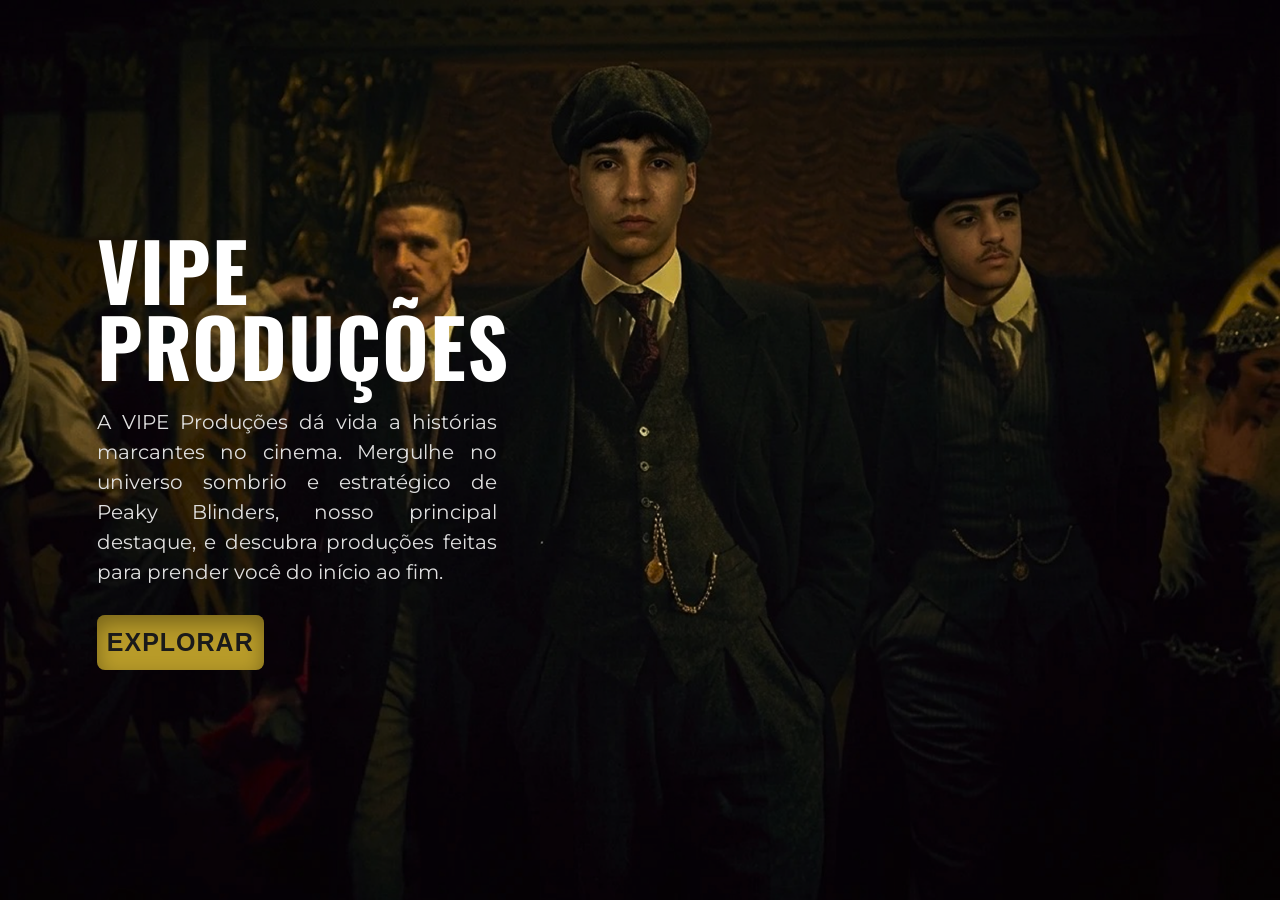
<file: index.html>
<!DOCTYPE html>
<html lang="pt-BR">
<head>
    <meta charset="UTF-8">
    <meta name="viewport" content="width=device-width, initial-scale=1.0">
    <title>VIPE Produções - Peaky Blinders</title>
        <link rel="icon" href="imagens/LogoVP 1.png">
        <link rel="preconnect" href="https://fonts.googleapis.com">
<link rel="preconnect" href="https://fonts.gstatic.com" crossorigin>
<link href="https://fonts.googleapis.com/css2?family=Oswald:wght@200..700&display=swap" rel="stylesheet">
<link href="https://fonts.googleapis.com/css2?family=Montserrat:ital,wght@0,100..900;1,100..900&display=swap" rel="stylesheet">
    
    <style>
        * {
            margin: 0;
            padding: 0;
            box-sizing: border-box;
        }

        body {
            background-color: #080706;
            color: #ffffff;
            overflow: hidden;
        }

        /* Seção Principal (Hero Banner) */
        .hero {
            position: relative;
            width: 100%;
            min-height: 100vh;
            display: flex;
            align-items: center;
            background-image: url('./imagens/img-capa-peaky-.png');
            background-size: cover;
            background-repeat: no-repeat;
        }


        /* Container do conteúdo */
        .hero-content {
            position: relative;
            z-index: 2;
            max-width: 500px;
            margin-left: 6%;
            padding: 20px;
        }

        /* Título Principal */
        .hero-title {
            font-family: 'Oswald', sans-serif;
            font-size: 80px;
            font-weight: 700;
            line-height: 0.95;
            text-transform: uppercase;
            letter-spacing: 1px;
            margin-bottom: 24px;
            color: #ffffff;
        }

        /* Parágrafo descritivo */
        .hero-description {
            font-family: "Montserrat", sans-serif;
            font-size: 20px;
            line-height: 1.5;
            color: #e0e0e0;
            max-width: 400px;
            margin-bottom: 28px;
            text-align: justify;
        }

        /* Botão Explorar */
        .btn-explorar {
            display: inline-block;
            background-color: #B89B29;
            color: #1A1A1A;
            font-family: 'Roboto', sans-serif;
            font-size: 25px;
            font-weight: bold;
            text-transform: uppercase;
            text-decoration: none;
            letter-spacing: 1px;
            padding: 13px 10px;
            border-radius: 8px;
            border: none;
            box-shadow: inset 0 8px 20px rgba(0, 0, 0, 0.35);
            cursor: pointer;
            transition: background-color 0.3s ease, transform 0.2s ease;
        }

        .btn-explorar:hover {
            background-color: #cca149;
            transform: translateY(-2px);
        }

        @media (max-width: 768px) {
            .hero{
                background-position: center;
            }
            .hero-content {
                margin-left: 0;
                padding: 30px;
                
            }

            .hero-title {
                font-size: 2.5rem;
            }

            .hero::before {
                background: rgba(10, 9, 7, 0.78);
            }
            .hero-description{
                font-size: 1rem;
            }
            .btn-explorar{
    width: 100%; 
    text-align: center;
            }
            
        }
@media (max-width: 600px) {
    .btn-explorar {
    font-size: 16px;
    padding: 12px 16px;
    }
}
    </style>
</head>
<body>

    <section class="hero">
        <div class="hero-content">
            <h1 class="hero-title">VIPE<br>PRODUÇÕES</h1>
            <p class="hero-description">
                A VIPE Produções dá vida a histórias marcantes no cinema. Mergulhe no universo sombrio e estratégico de Peaky Blinders, nosso principal destaque, e descubra produções feitas para prender você do início ao fim.
            </p>
            <a href="inicio.html" class="btn-explorar">EXPLORAR</a>
        </div>
    </section>

</body>
</html>
</file>
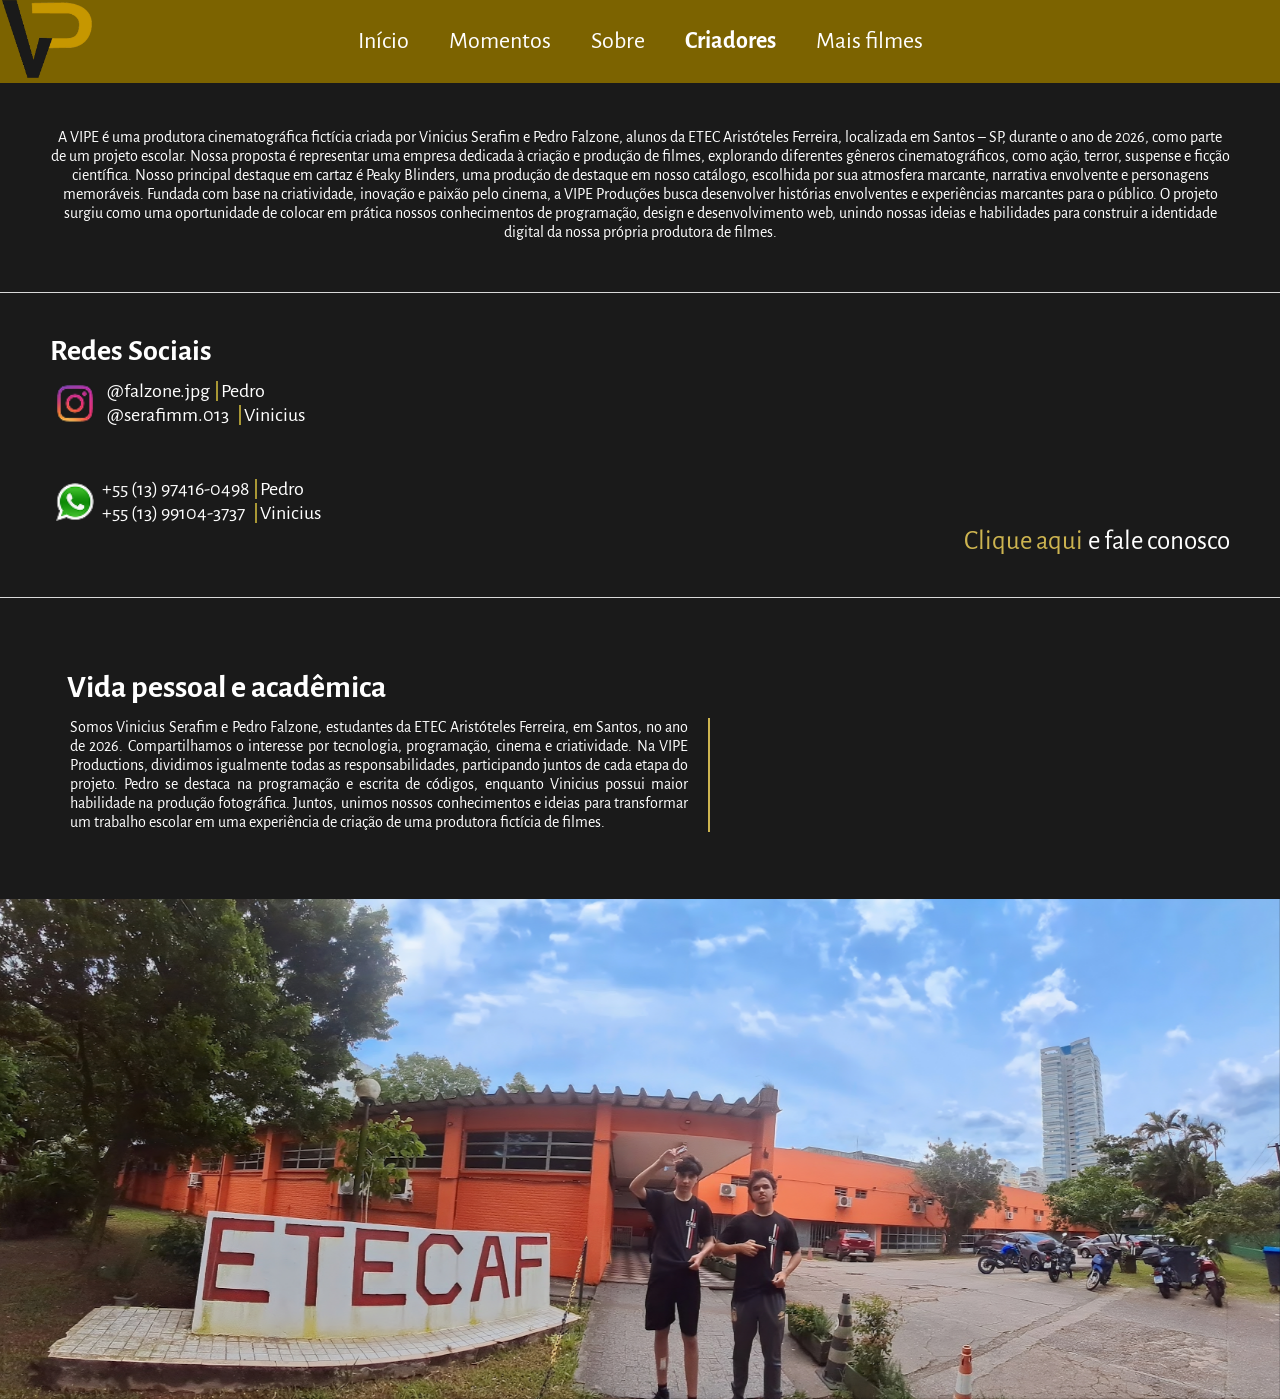
<file: criadores.html>
<!DOCTYPE html>
<html lang="pt-br">

<head>
    <meta charset="UTF-8">
    <meta name="viewport" content="width=device-width, initial-scale=1.0">
    <link rel="stylesheet" href="criadores.css">
    <link rel="stylesheet" href="menu.css">
    <link rel="icon" href="imagens/LogoVP 1.png">
    <title>VIPE: Contatos</title>
    <link rel="preconnect" href="https://fonts.googleapis.com">
    <link rel="preconnect" href="https://fonts.gstatic.com" crossorigin>
    <link
        href="https://fonts.googleapis.com/css2?family=Alegreya+Sans:ital,wght@0,100;0,300;0,400;0,500;0,700;0,800;0,900;1,100;1,300;1,400;1,500;1,700;1,800;1,900&family=Smooch+Sans:wght@100..900&display=swap"
        rel="stylesheet">
</head>

<body> 
    <header>
        
       <a href="./index.html" ><img src="imagens/LogoVP 1.png" alt="LogoVP"></a>

        <nav>
            <a href="inicio.html">Início</a>
            <a href="momentos.html">Momentos</a>
            <a href="sobre.html">Sobre</a>
            <a href="criadores.html" style="font-weight: bold;">Criadores</a>
            <a href="mais-filmes.html">Mais filmes</a>
        </nav>
    </header>

    <section>
        <div class="textoEquipe">
            <p>
            </p>

        </div>


        <div class="Sociais">
            <h2>Redes Sociais</h2>

            <div class="insta">
                <img src="imagens/image 1.png" alt="Insta" width="50" height="40"style="margin-right: 7px; margin-top: 5px" >
                <p> <span style="border-right: 2px solid rgb(168, 151, 53); padding-right: 6px;">@falzone.jpg</span> Pedro <br>
                    <span style="border-right: 2px solid rgb(168, 151, 53); padding-right: 10px;">@serafimm.013</span> Vinicius</p>
            </div>

            <div class="Zap">
                <img src="imagens/image 2.png" alt="Zap" width="40" height="40" style="margin-right: 7px; margin-top: 5px;">
                <p>
                <span style="border-right: 2px solid rgb(168, 151, 53); padding-right: 6px;">+55 (13) 97416-0498</span> Pedro <br>
                <span style="border-right: 2px solid rgb(168, 151, 53); padding-right: 10px;">+55 (13) 99104-3737</span> Vinicius
                </p>
            </div>

            <div class="link">
                <a href="entrarContato.html">Clique aqui</a>
                                <p>e fale conosco</p>
            </div>
        </div>

        <section class="vida">
            <h2>Vida pessoal e acadêmica</h2>
            <p id="">
            </p>
        </section>
    </section>

    <footer>
        
    </footer>
</body>

</html>
</file>
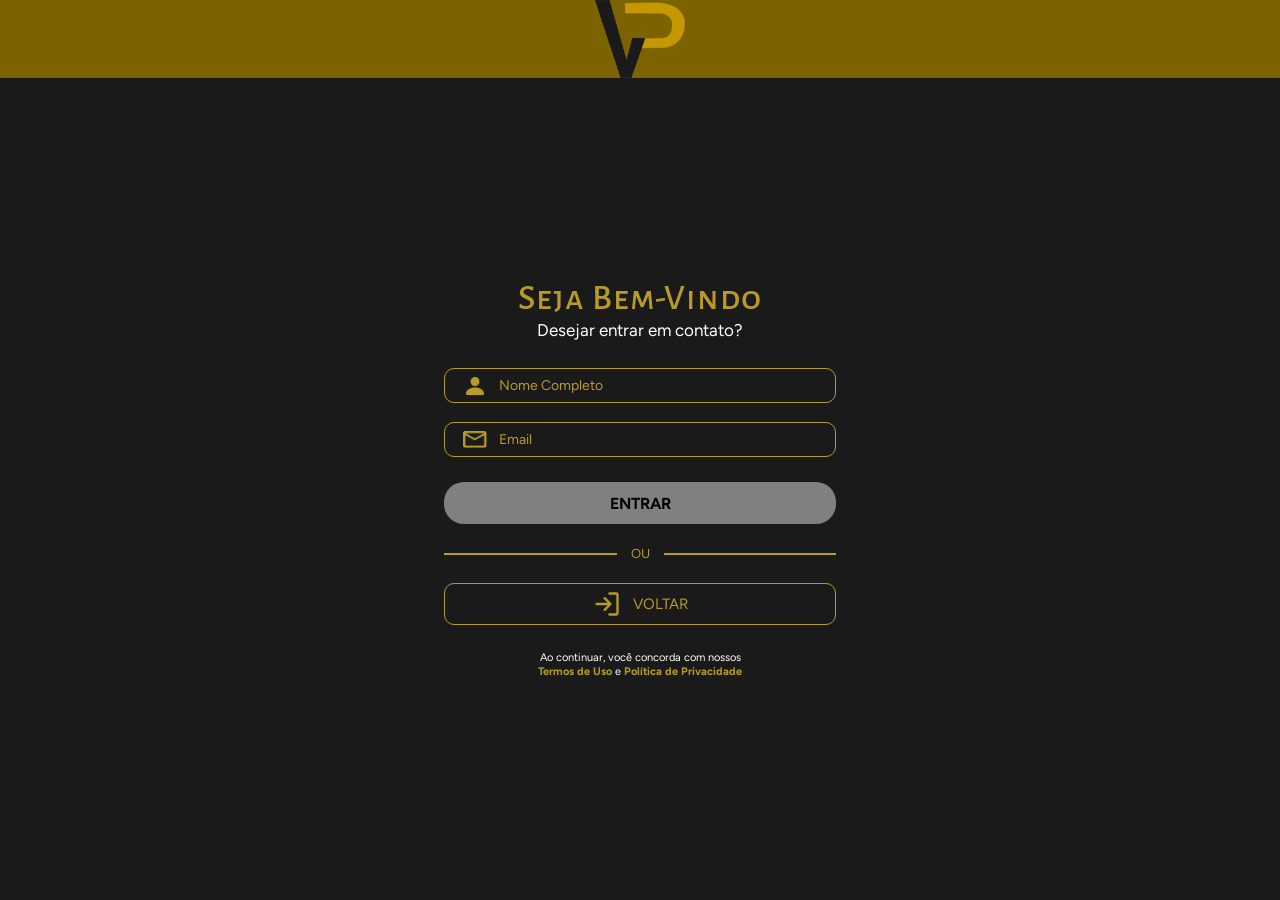
<file: entrarContato.html>
<!DOCTYPE html>
<html lang="pt-br">

<head>
    <meta charset="UTF-8">
    <meta name="viewport" content="width=device-width, initial-scale=1.0">
    <link rel="stylesheet" href="entrarContato.css">
    <link rel="icon" href="imagens/LogoVP 1.png">
    <title>VIPE: Entrar</title>
    <link rel="preconnect" href="https://fonts.googleapis.com">
    <link rel="preconnect" href="https://fonts.gstatic.com" crossorigin>
    <link
        href="https://fonts.googleapis.com/css2?family=Alegreya+Sans+SC:wght@400;500;700&family=Figtree:wght@400;500;700&display=swap"
        rel="stylesheet">
        <script src="entrarContato.js" defer></script>
</head>

<body>
    <header>
    
       <a href="./index.html" ><img src="imagens/LogoVP 1.png" alt="LogoVP"></a>
    </header>

    <main class="login">
        <h1 class="anima" style="--i:0">Seja Bem-Vindo</h1>
        <p class="subtitulo anima" style="--i:1">Desejar entrar em contato?</p>

        <form class="formulario" action="#" method="post">
            <label class="campo anima" style="--i:2">
                <!-- ícone de email -->
                <img src="imagens/bi_person-fill.png" alt="">
                <input type="text" name="text" placeholder="Nome Completo" id="nome" autocomplete="text" required>
            </label>

            <!-- ícone de whatsapp -->
            <label class="campo anima" style="--i:3">
                <img src="imagens/email.png" alt="" aria-hidden="true">
                <input type="email" name="email" placeholder="Email" id="email" autocomplete="email" required>
            </label>


            <a href="" id="link" target="_blank"><button type="submit" class="botao entrar anima" style="--i:4" id="botao">ENTRAR</button></a>

            <div class="divisor anima" style="--i:5">
                <span></span>
                <p>OU</p>
                <span></span>
            </div>

            <a href="criadores.html" class="botao voltar anima" style="--i:6">
                <!-- ícone de voltar -->
                <svg viewBox="0 0 24 24" aria-hidden="true">
                    <path d="M10 7l5 5-5 5M15 12H3" fill="none" stroke="currentColor" stroke-width="2"
                        stroke-linecap="round" stroke-linejoin="round" />
                    <path d="M14 3h6a1 1 0 0 1 1 1v16a1 1 0 0 1-1 1h-6" fill="none" stroke="currentColor"
                        stroke-width="2" stroke-linecap="round" />
                </svg>
                VOLTAR
            </a>
        </form>

        <p class="termos anima" style="--i:7">
            Ao continuar, você concorda com nossos <br>
            <a href="./documentos_utilidade/Termos_de_Uso.pdf" target="_blank">Termos de Uso</a> e <a href="./documentos_utilidade/Politica_de_Privacidade.pdf" target="_blank">Política de Privacidade</a>
        </p>
    </main>
</body>

</html>
</file>
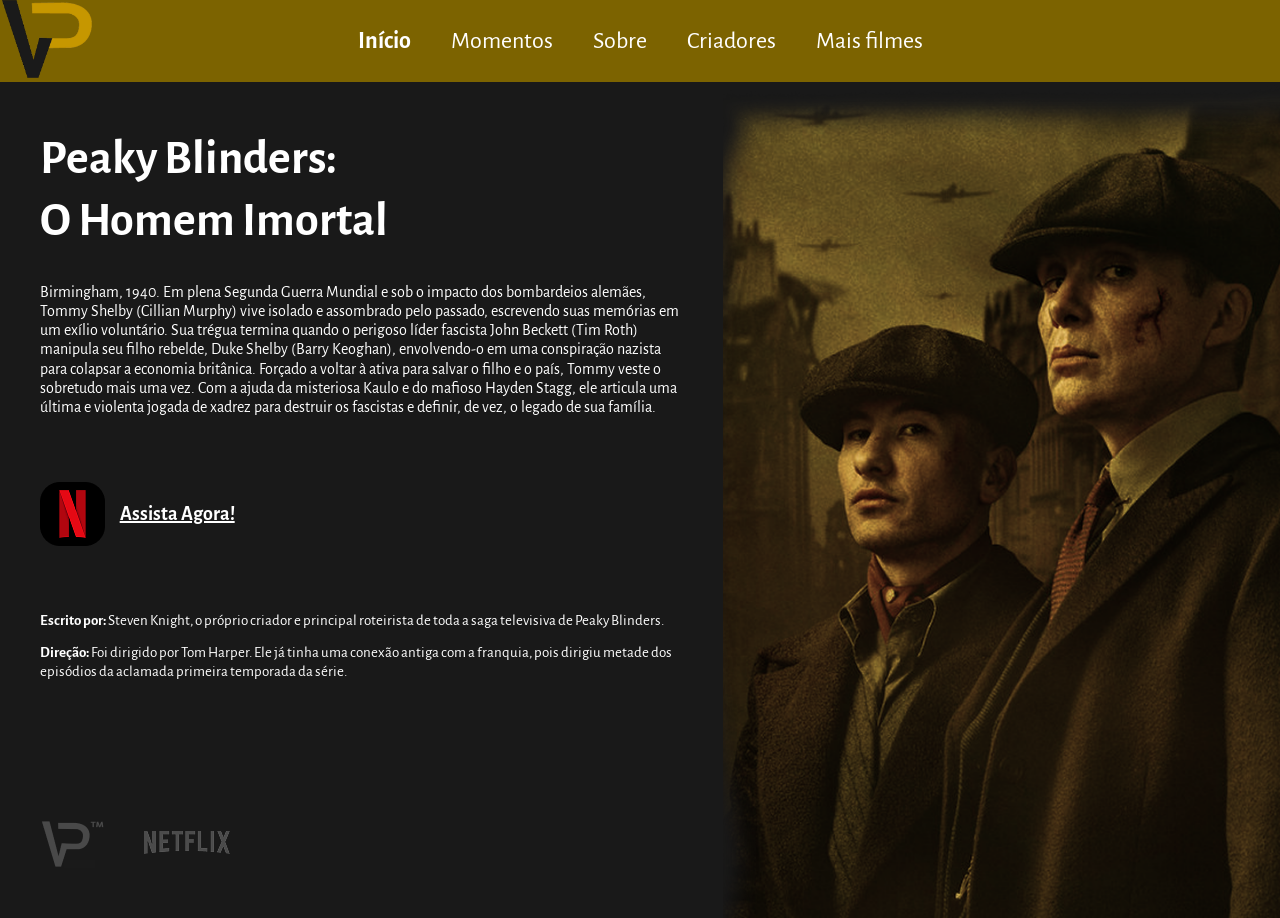
<file: inicio.html>
<!DOCTYPE html>
<html lang="pt-br">

<head>
    <meta charset="UTF-8">
    <meta name="viewport" content="width=device-width, initial-scale=1.0">
    <link rel="stylesheet" href="inicio.css">
    <link rel="stylesheet" href="menu.css">
    <link rel="icon" href="imagens/LogoVP 1.png">
    <title>VIPE: Início</title>

    <link rel="preconnect" href="https://fonts.googleapis.com">
    <link rel="preconnect" href="https://fonts.gstatic.com" crossorigin>
    <link
        href="https://fonts.googleapis.com/css2?family=Alegreya+Sans:ital,wght@0,100;0,300;0,400;0,500;0,700;0,800;0,900;1,100;1,300;1,400;1,500;1,700;1,800;1,900&family=Smooch+Sans:wght@100..900&display=swap"
        rel="stylesheet">
</head>

<body>

    <header>
       <a href="./index.html" ><img src="imagens/LogoVP 1.png" alt="LogoVP"></a>

        <nav>
            <a href="inicio.html" style="font-weight: bold;">Início</a>
            <a href="momentos.html">Momentos</a>
            <a href="sobre.html">Sobre</a>
            <a href="criadores.html">Criadores</a>
            <a href="mais-filmes.html">Mais filmes</a>
        </nav>
    </header>

<main class="pagina-peaky">
        <section class="conteudo">

            <div class="informacoes">

                <h1>Peaky Blinders:<br>O Homem Imortal</h1>

                <p class="descricao">
                    Birmingham, 1940. Em plena Segunda Guerra Mundial e sob o impacto dos bombardeios alemães, Tommy Shelby (Cillian Murphy) vive isolado e assombrado pelo passado, escrevendo suas memórias em um exílio voluntário. Sua trégua termina quando o perigoso líder fascista John Beckett (Tim Roth) manipula seu filho rebelde, Duke Shelby (Barry Keoghan), envolvendo-o em uma conspiração nazista para colapsar a economia britânica. Forçado a voltar à ativa para salvar o filho e o país, Tommy veste o sobretudo mais uma vez. Com a ajuda da misteriosa Kaulo e do mafioso Hayden Stagg, ele articula uma última e violenta jogada de xadrez para destruir os fascistas e definir, de vez, o legado de sua família.
                </p>

                <div class="assistir">
                    <img src="./imagens/index-img/netflix-logo.png" alt="">
                    <a href="https://www.netflix.com/br/title/81319485" target="_blank">Assista Agora!</a>
                </div>

                <div class="creditos">
                    <p>
                        <strong>Escrito por:</strong> Steven Knight, o próprio criador e principal roteirista de toda a saga televisiva de Peaky Blinders.
                    </p>

                    <p>
                        <strong>Direção:</strong> Foi dirigido por Tom Harper. Ele já tinha uma conexão antiga com a franquia, pois dirigiu metade dos episódios da aclamada primeira temporada da série.
                    </p>
                </div>

            </div>

            <footer>
<img src="./imagens/index-img/logo-rodape.png" alt="logo">
<img src="./imagens/index-img/netflix-rodape.png" alt="">
            </footer>

        </section>

        <section class="imagem">
        </section>

    </main>
</body>
</html>
</file>
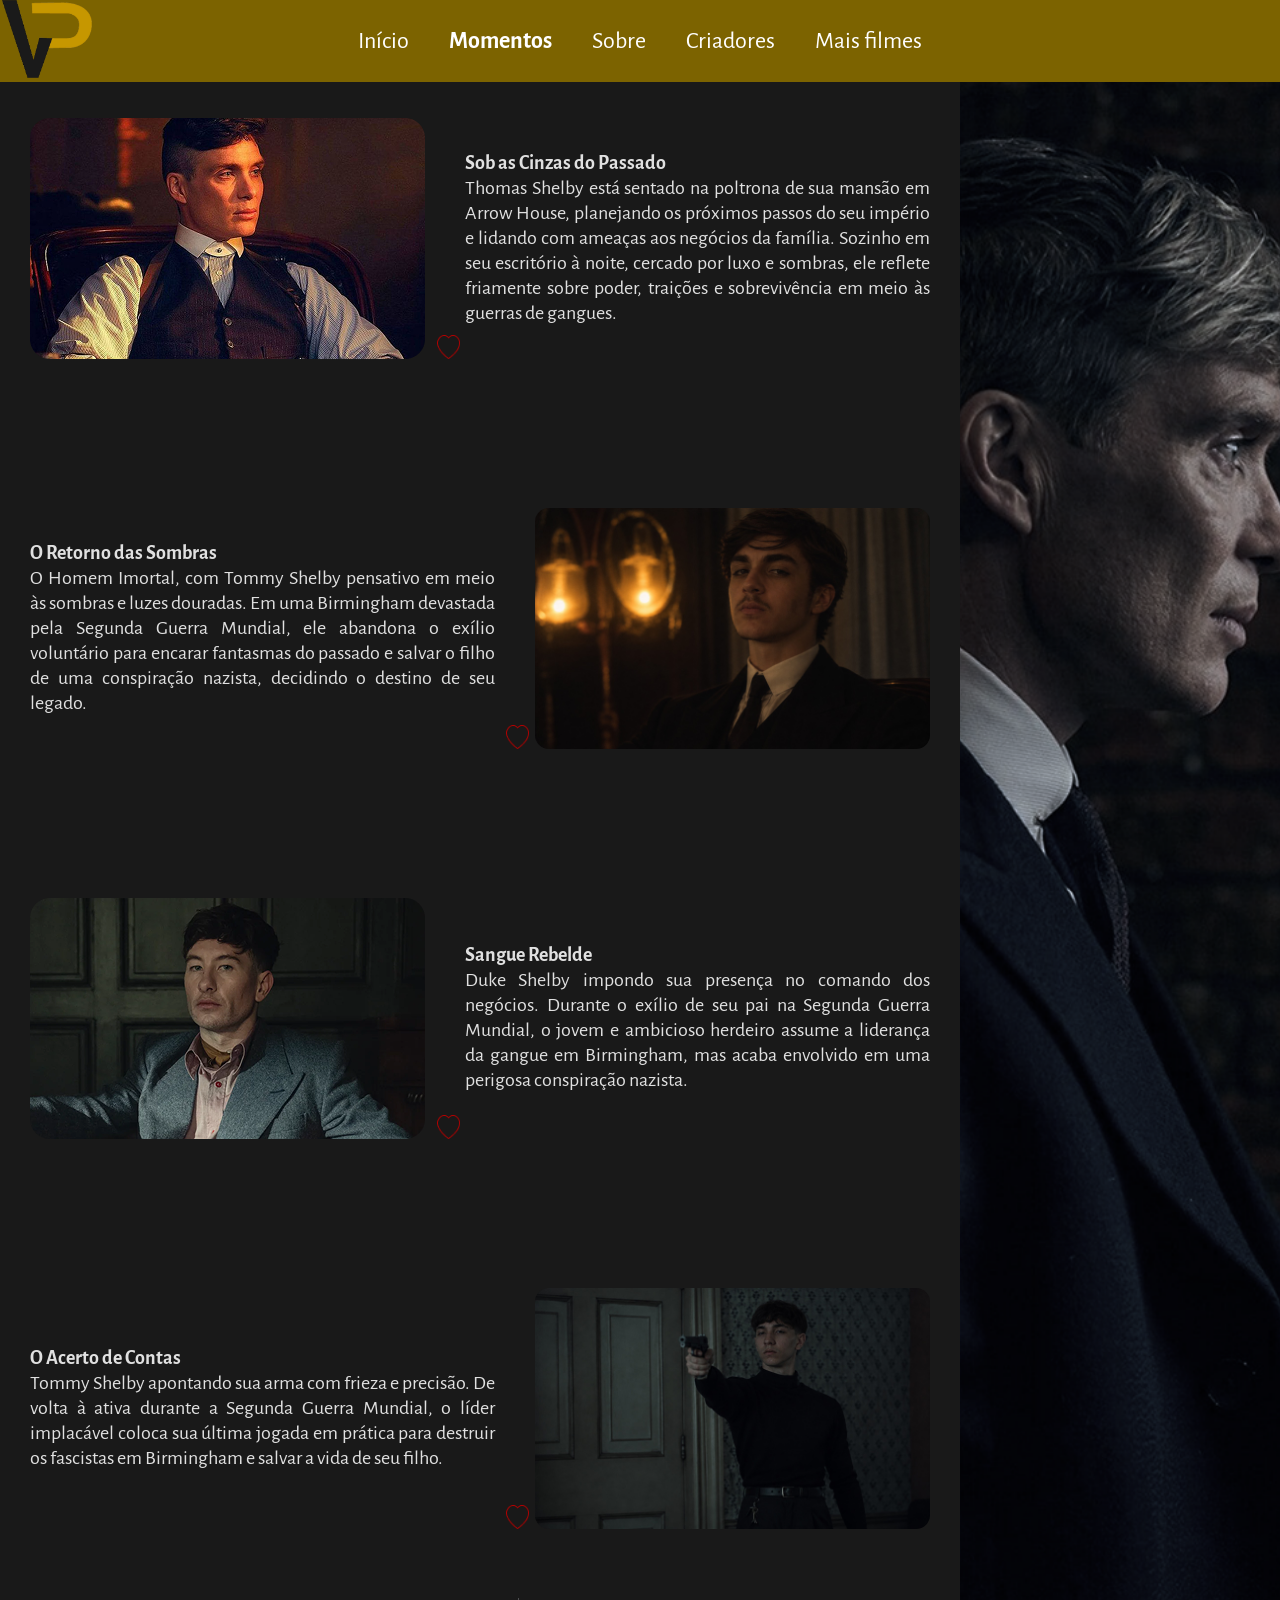
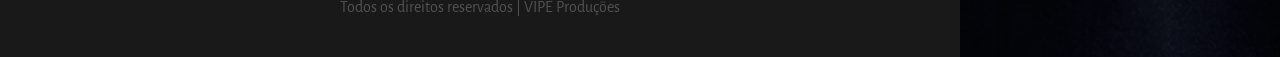
<file: momentos.html>
<!DOCTYPE html>
<html lang="pt-br">
<head>
  <meta charset="UTF-8">
  <meta name="viewport" content="width=device-width, initial-scale=1.0">
  <link rel="stylesheet" href="momentos.css">
  <link rel="stylesheet" href="menu.css">
  <link rel="icon" href="imagens/LogoVP 1.png">
  <script src="./momentos.js" defer></script>
  <title>VIPE: Fotos</title>
  <link rel="preconnect" href="https://googleapis.com">
  <link rel="preconnect" href="https://gstatic.com" crossorigin>
  <link href="https://fonts.googleapis.com/css2?family=Alegreya+Sans:ital,wght@0,100;0,300;0,400;0,500;0,700;0,800;0,900;1,100;1,300;1,400;1,500;1,700;1,800;1,900&family=Smooch+Sans:wght@100..900&display=swap" rel="stylesheet">
</head>
<body>
  <header>
       <a href="./index.html" ><img src="imagens/LogoVP 1.png" alt="LogoVP"></a>
    <nav>
      <a href="inicio.html" >Início</a>
      <a href="fotos.html" style="font-weight: bold;">Momentos</a>
      <a href="sobre.html">Sobre</a>
      <a href="criadores.html">Criadores</a>
      <a href="mais-filmes.html">Mais filmes</a>
    </nav>
  </header>

  <main class="conteudo">
    <section class="galeria">
      <article class="foto-item">
        <div class="foto-wrap">
          <img src="./imagens/foto1.png" alt="Recriação da cena do filme">
          <button class="coracao" aria-label="Curtir foto"></button>
        </div>
        <div class="foto-texto">
          <p><b>Sob as Cinzas do Passado</b></p>
          <p>Thomas Shelby está sentado na poltrona de sua mansão em Arrow House, planejando os próximos passos do seu império e lidando com ameaças aos negócios da família. Sozinho em seu escritório à noite, cercado por luxo e sombras, ele reflete friamente sobre poder, traições e sobrevivência em meio às guerras de gangues.</p>
        </div>
      </article>

      <article class="foto-item invertido">
        <div class="foto-wrap">
          <img src="./imagens//foto2-editada.png" alt="Recriação da cena do filme">
          <button class="coracao" aria-label="Curtir foto"></button>
        </div>
        <div class="foto-texto">
          <p><b>O Retorno das Sombras</b></p>
          <p>O Homem Imortal, com Tommy Shelby pensativo em meio às sombras e luzes douradas. Em uma Birmingham devastada pela Segunda Guerra Mundial, ele abandona o exílio voluntário para encarar fantasmas do passado e salvar o filho de uma conspiração nazista, decidindo o destino de seu legado.</p>
        </div>
      </article>

      <article class="foto-item">
        <div class="foto-wrap">
          <img src="./imagens/foto3.png" alt="Recriação da cena do filme">
          <button class="coracao" aria-label="Curtir foto"></button>
        </div>
        <div class="foto-texto">
          <p><b>Sangue Rebelde</b></p>
          <p>Duke Shelby impondo sua presença no comando dos negócios. Durante o exílio de seu pai na Segunda Guerra Mundial, o jovem e ambicioso herdeiro assume a liderança da gangue em Birmingham, mas acaba envolvido em uma perigosa conspiração nazista.</p>
        </div>
      </article>

      <article class="foto-item invertido">
        <div class="foto-wrap">
          <img src="./imagens/foto4-editada.png" alt="Recriação da cena do filme">
          <button class="coracao" aria-label="Curtir foto"></button>
        </div>
        <div class="foto-texto">
          <p><b>O Acerto de Contas</b></p>
          <p>Tommy Shelby apontando sua arma com frieza e precisão. De volta à ativa durante a Segunda Guerra Mundial, o líder implacável coloca sua última jogada em prática para destruir os fascistas em Birmingham e salvar a vida de seu filho.</p>
        </div>
      </article>

      <footer class="rodape">
        <p>Todos os direitos reservados | VIPE Produções</p>
      </footer>
    </section>

    <aside class="lateral">
      <img src="./imagens/fotos-vertical.png" alt="Imagem lateral do filme">
    </aside>
  </main>
</body>
</html>
</file>
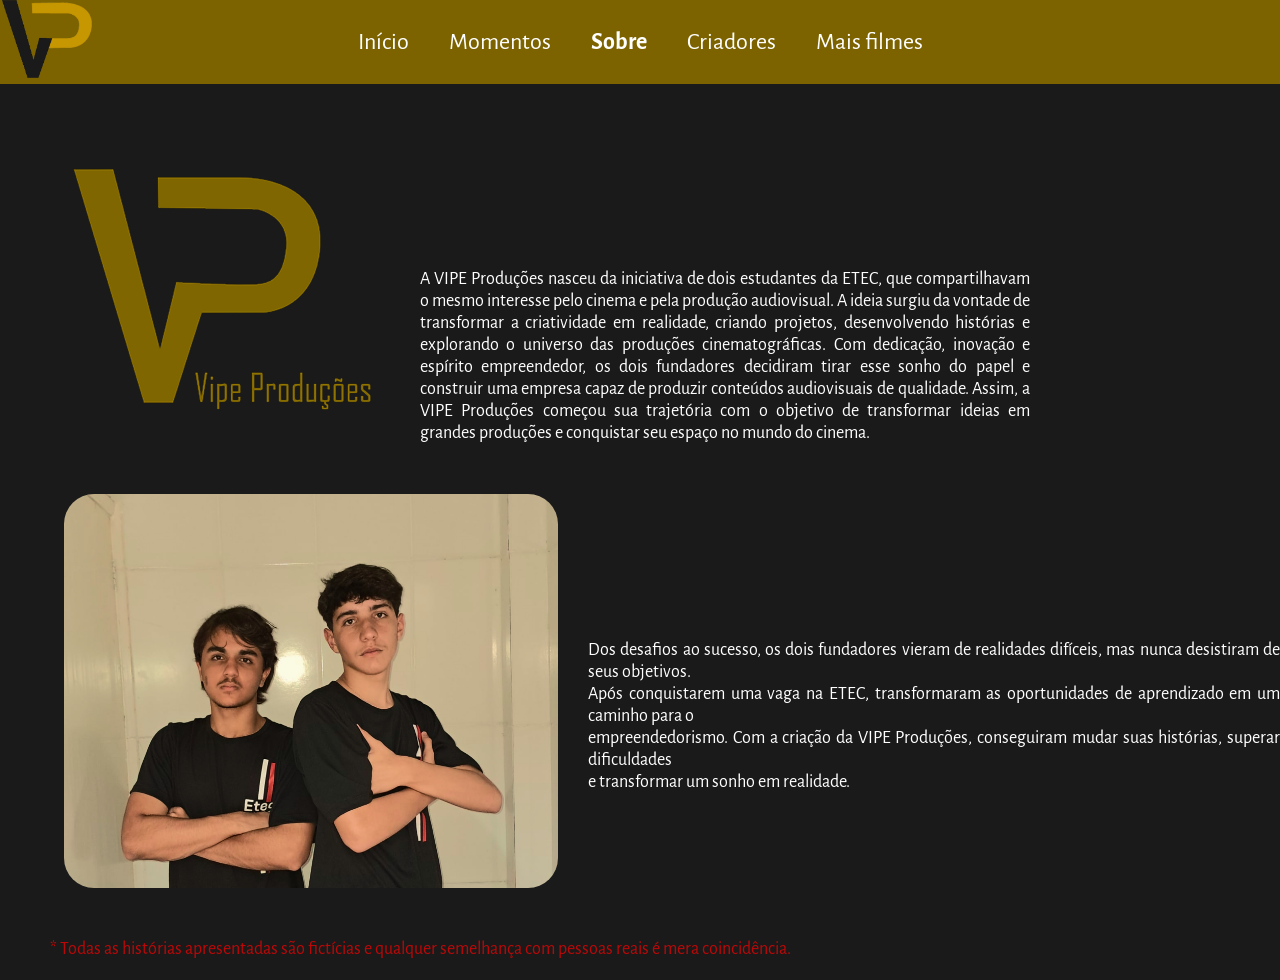
<file: sobre.html>
<!DOCTYPE html>
<html lang="pt-br">

<head>
    <meta charset="UTF-8">
    <meta name="viewport" content="width=device-width, initial-scale=1.0">
    <link rel="stylesheet" href="sobre.css">
    <link rel="stylesheet" href="menu.css">
    <link rel="icon" href="imagens/LogoVP 1.png">
    <title>VIPE: Sobre nós</title>
    <link rel="preconnect" href="https://fonts.googleapis.com">
    <link rel="preconnect" href="https://fonts.gstatic.com" crossorigin>
    <link
        href="https://fonts.googleapis.com/css2?family=Alegreya+Sans:ital,wght@0,100;0,300;0,400;0,500;0,700;0,800;0,900;1,100;1,300;1,400;1,500;1,700;1,800;1,900&family=Smooch+Sans:wght@100..900&display=swap"
        rel="stylesheet">
</head>

<body>
    <header>
    
       <a href="./index.html" ><img src="imagens/LogoVP 1.png" alt="LogoVP"></a>
        <nav>
            <a href="inicio.html">Início</a>
            <a href="momentos.html">Momentos</a>
            <a href="sobre.html" style="font-weight: bold;">Sobre</a>
            <a href="criadores.html">Criadores</a>
            <a href="mais-filmes.html">Mais filmes</a>
        </nav>
    </header>

    <section>
        <div class="apresentacao">
            <img src="imagens/LogoVP-Pedro-Vinicius 1.png" alt="logoGrande" >
            <p class="apresentandoEmpresa">A VIPE Produções nasceu da iniciativa de dois estudantes da ETEC, que compartilhavam o mesmo interesse pelo cinema e pela produção audiovisual. A ideia surgiu da vontade de transformar a criatividade em realidade, criando projetos, desenvolvendo histórias e explorando o universo das produções cinematográficas.
Com dedicação, inovação e espírito empreendedor, os dois fundadores decidiram tirar esse sonho do papel e construir uma empresa capaz de produzir conteúdos audiovisuais de qualidade. Assim, a VIPE Produções começou sua trajetória com o objetivo de transformar ideias em grandes produções e conquistar seu espaço no mundo do cinema.

            </p>
        </div>

        <div class="historia">
<div class="FotoNossa">

</div>            
<p style="text-align:justify;">
                Dos desafios ao sucesso, os dois fundadores vieram de realidades difíceis, mas nunca desistiram de seus objetivos.<br> Após conquistarem uma vaga na ETEC, transformaram as oportunidades de aprendizado em um caminho para o <br>empreendedorismo. Com a criação da VIPE Produções, conseguiram mudar suas histórias, superar dificuldades<br> e transformar um sonho em realidade.
            </p>
        </div>
    </section>
    <footer>
        <p style="color: red; margin: 50px 50px 20px 50px; opacity: 0.7;">* Todas as histórias apresentadas são fictícias e qualquer semelhança com pessoas reais é mera coincidência.</p>
    </footer>
</body>

</html>
</file>
<file: criadores.css>
:root {
    --fonte-menu-titulo: "Alegreya Sans", sans-serif;
    --dourado: #cdb450;
}

html {
    scroll-behavior: smooth;
    font-family: var(--fonte-menu-titulo)
}

* {
    margin: 0;
    padding: 0;
    box-sizing: border-box;
    cursor: default;
}

body {
    min-height:100vh;
    background-color: #1A1A1A;

}

.textoEquipe {
    display: flex;
    justify-content: center;
    align-items: center;
    flex-direction: column;
    padding: 50px;
    color: white;
    border-bottom: 1px solid #d9d9d9;
    opacity: 0;
    animation: entrar .6s ease forwards;
    animation-delay: calc(var(--i) * 70ms);
    text-align:center;
    
}
.textoEquipe p::after {
    content: "A VIPE é uma produtora cinematográfica fictícia criada por Vinicius Serafim e Pedro Falzone, alunos da ETEC Aristóteles Ferreira, localizada em Santos – SP, durante o ano de 2026, como parte de um projeto escolar. Nossa proposta é representar uma empresa dedicada à criação e produção de filmes, explorando diferentes gêneros cinematográficos, como ação, terror, suspense e ficção científica. Nosso principal destaque em cartaz é Peaky Blinders, uma produção de destaque em nosso catálogo, escolhida por sua atmosfera marcante, narrativa envolvente e personagens memoráveis. Fundada com base na criatividade, inovação e paixão pelo cinema, a VIPE Produções busca desenvolver histórias envolventes e experiências marcantes para o público. O projeto surgiu como uma oportunidade de colocar em prática nossos conhecimentos de programação, design e desenvolvimento web, unindo nossas ideias e habilidades para construir a identidade digital da nossa própria produtora de filmes."
}

.Sociais {
    padding: 40px 0;
    border-bottom: 1px solid #d9d9d9;
    opacity: 0;
    animation: entrar .6s ease forwards;
    animation-delay: calc(var(--i) * 70ms);
    font-size: 20px;
}
.Sociais h2 {
    font-family: 25px;
}

.insta {
    color: white;
    margin-left: 50px;
    display: flex;
    flex-direction: row;
    margin-top: 10px;
    opacity: 0;
    animation: entrar .6s ease forwards;
    animation-delay: calc(var(--i) * 70ms);
}

.Zap {
    color: white;
    margin-left: 55px;
    display: flex;
    flex-direction: row;
    margin-top: 50px;
    opacity: 0;
    animation: entrar .6s ease forwards;
    animation-delay: calc(var(--i) * 70ms);

}


h2 {
    color: white;
    margin-left: 50px;

}

p {
    color: white;

}

.link {
    color: white;
    text-decoration: none;
    display: flex;
    justify-content: end;
    margin-right: 50px;
    gap: 5px;
    font-size: 3vh;


}

a {
    text-decoration: none;
    color: #cdb450;
    cursor: pointer;
}

.vida {
    padding: 70px 70px 54px;
    margin-right: 500px;
    min-height: 301px;
    text-align: justify;
    opacity: 0;
    animation: entrar .6s ease forwards;
    animation-delay: calc(var(--i) * 70ms);
}

.vida h2 {
    font-size: 32px;
    font-weight: 700;
    margin-left: -3px;
    margin-bottom: 12px;
}

.vida p {
    font-size: 16px;
    line-height: 19px;
    opacity: 0;
    animation: entrar .6s ease forwards;
    animation-delay: calc(var(--i) * 70ms);
     border-right: 2px solid #cdb450; padding-right: 20px;

}
.vida p::after {
    content: "Somos Vinicius Serafim e Pedro Falzone, estudantes da ETEC Aristóteles Ferreira, em Santos, no ano de 2026. Compartilhamos o interesse por tecnologia, programação, cinema e criatividade. Na VIPE Productions, dividimos igualmente todas as responsabilidades, participando juntos de cada etapa do projeto. Pedro se destaca na programação e escrita de códigos, enquanto Vinicius possui maior habilidade na produção fotográfica. Juntos, unimos nossos conhecimentos e ideias para transformar um trabalho escolar em uma experiência de criação de uma produtora fictícia de filmes.";
}

footer {
    display: flex;
    width: 100%;
    height: 500px;
    object-fit: cover;
    opacity: 0;
    animation: entrar .6s ease forwards;
    animation-delay: calc(var(--i) * 70ms);
    background-image: url(./imagens/fotoparonamica.png);
    background-size: cover;
    background-position: center 70%;
}


@keyframes entrar {
    from {
        opacity: 0;
        transform: translateY(24px);
    }

    to {
        opacity: 1;
        transform: translateY(0);
    }
}

@media (max-width: 767px){
.textoEquipe p::after {
    content: "A VIPE Productions é uma produtora cinematográfica fictícia criada por Vinicius Serafim e Pedro Falzone, alunos da ETEC Aristóteles Ferreira, em 2026. Com foco em diversos gêneros cinematográficos e destaque para Peaky Blinders, o projeto une criatividade e paixão pelo cinema, colocando em prática conhecimentos de programação, design e desenvolvimento web."
}
    .Zap {
    margin-bottom: 20px;
}
.link {
    text-align: center;
    display: flex;
    justify-content: center;
    width: 100vw;
    font-size: 25px;
}
footer {
    background-size: cover;
    background-position: center;

}
.Sociais {
        font-size: 18px;
align-items: start;      
  width: 100vw;

}
.vida p {
    border-right: 0;
     padding-right: 0;
     margin-right: 0;
}
.vida {
    margin-right: 0;
}
.vida p::after {
    content: "Vinicius Serafim e Pedro Falzone trabalham juntos em todas as etapas da VIPE Productions, dividindo igualmente as responsabilidades e decisões. Ambos participam da criação, organização e desenvolvimento dos projetos. Pedro se destaca na programação e na escrita de códigos, enquanto Vinicius possui maior habilidade na produção e edição de fotografias. Assim, unem suas habilidades para desenvolver ideias e construir juntos cada parte da produtora.";
}
}
</file>
<file: menu.css>
/* Menu igual em todas as páginas */
html {
    overflow-y: scroll;
}
body {
    padding-top: 78px;
}


header {
    width: 100%;
    min-height: 78px;
    display: flex;
    align-items: center;
    background-color: #7C6300;
    position: fixed;
    top: 0;
    left: 0;
    z-index: 1000;
}

header img {
    height: 78px;
    margin-left: 2%;
    object-fit: contain;
}

header nav {
    position: absolute;
    left: 50%;
    transform: translateX(-50%);
    width: 75%;
    min-height: 78px;
    display: flex;
    justify-content: center;
    align-items: center;
    gap: 40px;
}

header nav a {
    text-align: center;
    text-decoration: none;
    color: #FFFFFF;
    font-family: "Alegreya Sans", sans-serif;
    font-size: 24px;
    white-space: nowrap;
}

header nav a:hover {
    color: #cdb450;
}

/* Notebooks */
@media (max-width: 1100px) {
    header nav {
        gap: 20px;
        width: 78%;
    }

    header nav a {
        font-size: 20px;
    }

    header img {
        height: 65px;
    }
}

/* Tablets */
@media (max-width: 768px) {
    header nav {
        gap: 12px;
        width: 80%;
    }

    header nav a {
        font-size: 16px;
    }

    header img {
        height: 55px;
    }
}

/* Celulares */
@media (max-width: 600px) {
    header {
        min-height: 100px;
        flex-direction: column;
        justify-content: center;
        gap: 5px;
    }

    header img {
        height: 48px;
        margin: 0;
    }

    header nav {
        position: relative;
        left: auto;
        transform: none;
        width: 100%;
        min-height: auto;
        flex-wrap: wrap;
        gap: 5px 15px;
    }

    header nav a {
        font-size: 20px;
    }
}

/* Celulares pequenos */
@media (max-width: 380px) {
    header nav {
        gap: 5px 10px;
    }

    header nav a {
        font-size: 16px;
    }
}
</file>
<file: entrarContato.css>
:root {
    --fundo: #1A1A1A;
    --header: #7C6300;
    --dourado: #B89A28;
    --dourado-claro: #cdb450;
    --fonte-titulo: "Alegreya Sans SC", sans-serif;
    --fonte-texto: "Figtree", sans-serif;
}

* {
    margin: 0;
    padding: 0;
    box-sizing: border-box;
}

html {
    scroll-behavior: smooth;
}

body {
    background-color: var(--fundo);
    font-family: var(--fonte-texto);
    color: #fff;
    min-height: 100vh;
}

/* ---------- Cabeçalho ---------- */
header {
    width: 100%;
    height: 78px;
    background-color: var(--header);
    display: flex;
    justify-content: center;
    align-items: flex-start;
}

header img {
    height: 78px;
}

/* ---------- Conteúdo ---------- */
.login {
    display: flex;
    flex-direction: column;
    align-items: center;
    justify-content: center;
    height: 80vh;
    padding: 140px 20px 60px;
}

h1 {
    font-family: var(--fonte-titulo);
    font-weight: 500;
    font-size: 36px;
    letter-spacing: 1px;
    color: var(--dourado);
}

.subtitulo {
    font-size: 17px;
    margin-bottom: 28px;
}

.formulario {
    width: 100%;
    max-width: 392px;
    display: flex;
    flex-direction: column;
}

/* ---------- Campos ---------- */
.campo {
    display: flex;
    align-items: center;
    gap: 12px;
    height: 35px;
    padding: 0 18px;
    margin-bottom: 19px;
    border: 1px solid var(--dourado);
    border-radius: 10px;
    color: var(--dourado);
    cursor: text;
    transition: box-shadow .25s ease, border-color .25s ease, transform .25s ease;
}

.campo svg,
.campo img {
    width: 24px;
    height: 24px;
    flex: none;
    object-fit: contain;
}

.campo input {
    flex: 1;
    height: 100%;
    background: transparent;
    border: none;
    outline: none;
    color: #fff;
    font-family: var(--fonte-texto);
    font-size: 14px;
}

.campo input::placeholder {
    color: var(--dourado);
    opacity: 1;
}

/* o campo inteiro acende quando o input está em foco */
.campo:focus-within {
    border-color: var(--dourado-claro);
    box-shadow: 0 0 0 3px rgba(184, 154, 40, .25);
    transform: translateY(-2px);
}

/* ---------- Botões ---------- */
.botao {
    display: flex;
    align-items: center;
    justify-content: center;
    gap: 12px;
    width: 100%;
    font-family: var(--fonte-texto);
    text-decoration: none;
    cursor: pointer;
    transition: transform .25s ease, box-shadow .25s ease, background-color .25s ease, color .25s ease;
}
a {
    text-decoration: none;
}
#botao:disabled {
  opacity: 0.5;
  cursor: not-allowed;
  background-color: grey;
}

.entrar {
    height: 42px;
    margin-top: 6px;
    border: none;
    border-radius: 20px;
    background-color: var(--dourado);
    color: #000;
    font-size: 16px;
    font-weight: 700;
}

.entrar:hover {
    transform: translateY(-3px) scale(1.02);
    background-color: var(--dourado-claro);
    box-shadow: 0 10px 24px rgba(184, 154, 40, .35);
}

.entrar:active {
    transform: translateY(0) scale(.98);
}

.voltar {
    height: 42px;
    border: 1px solid var(--dourado);
    border-radius: 10px;
    background: transparent;
    color: var(--dourado);
    font-size: 15px;
}

.voltar svg {
    width: 28px;
    height: 28px;
    transition: transform .25s ease;
}

.voltar:hover {
    background-color: var(--dourado);
    color: #000;
    transform: translateY(-2px);
}

.voltar:hover svg {
    transform: translateX(-4px);
}

.entrar:focus-visible,
.voltar:focus-visible {
    outline: 3px solid var(--dourado-claro);
    outline-offset: 3px;
}

/* ---------- Divisor "OU" ---------- */
.divisor {
    display: flex;
    align-items: center;
    gap: 14px;
    margin: 22px 0;
    color: var(--dourado);
    font-size: 13px;
}

.divisor span {
    flex: 1;
    height: 2px;
    background: var(--dourado);
}

.divisor p {
    color: var(--dourado);
}

/* ---------- Termos ---------- */
.termos {
    margin-top: 26px;
    text-align: center;
    font-size: 11px;
    line-height: 14px;
}

.termos a {
    color: var(--dourado);
    font-weight: 700;
    text-decoration: none;
    transition: color .2s ease;
}

.termos a:hover {
    color: var(--dourado-claro);
    text-decoration: underline;
}

/* ---------- Animação de entrada ---------- */
.anima {
    opacity: 0;
    animation: entrar .6s ease forwards;
    animation-delay: calc(var(--i) * 90ms);
}


@keyframes entrar {
    from {
        opacity: 0;
        transform: translateY(24px);
    }

    to {
        opacity: 1;
        transform: translateY(0);
    }
}

/* ---------- Responsivo ---------- */
@media (max-width: 500px) {
    .login {
        padding-top: 80px;
    }

    h1 {
        font-size: 30px;
    }
}

@media (prefers-reduced-motion: reduce) {
    .anima {
        animation: none;
        opacity: 1;
    }

    * {
        transition: none !important;
    }
}
</file>
<file: inicio.css>
:root{
    --fonte-menu-titulo: "Alegreya Sans", sans-serif;
}
html{
    scroll-behavior: smooth;
}
*{
    margin: 0;
    padding: 0;
    box-sizing: border-box;
}
body {
    background-color: #1A1A1A;
    
}
.pagina-peaky {
    width: 100%;
    display: flex;
    background-color: #191919;
    color: white;
    font-family: "Alegreya Sans", sans-serif;
        opacity: 0;
    animation: entrar .6s ease forwards;
    animation-delay: calc(var(--i) * 70ms);

    transition: transform .35s cubic-bezier(.2, .8, .2, 1),
        box-shadow .35s ease,
        opacity .35s ease,
        filter .35s ease;
}

.pagina-peaky .conteudo {
    width: 64%;
    padding: 50px 3.1%;
    display: flex;
    flex-direction: column;
    justify-content: space-between;
}

.pagina-peaky .informacoes {
    max-width: 700px;
}

.pagina-peaky h1 {
    font-size: 48px;
    line-height: 1.3;
    margin-bottom: 30px;
}

.pagina-peaky .descricao {
    font-size: 16px;
    line-height: 1.2;
    margin-bottom: 65px;
}

.pagina-peaky .assistir {
    display: flex;
    align-items: center;
    gap: 15px;
    margin-bottom: 65px;
}
.pagina-peaky .assistir a {
    color: white;
    font-weight: bold;
    font-size: 20px;
}

.pagina-peaky .creditos {
    font-size: 15px;
    line-height: 1.3;
}

.pagina-peaky .creditos p {
    margin-bottom: 12px;
}

.pagina-peaky footer {
    display: flex;
    align-items: center;
    gap: 40px;
    margin-top: 50px;
    color: #555;
}


.pagina-peaky .imagem {
    width: 50%;
    min-height: calc(100vh - 60px);
    background-image: url(./imagens/index-img/imagem-capa.png),
        linear-gradient(to right, #191919 0%, transparent 35%);
    background-size: cover;
    background-position: center;
}

/* RESPONSIVIDADE */

@media (max-width: 650px) {

    .pagina-peaky {
        flex-direction: column-reverse;
    }

    .pagina-peaky .conteudo {
        width: 100%;
        padding: 25px;
    }

    .pagina-peaky .imagem {
        width: 100%;
        min-height: 400px;
        background-position: center 1%;
        background-image: url(./imagens/capa-celular.png),
                linear-gradient(to right, #191919 0%, transparent 35%);
    background-size: cover;
    }

}
@keyframes entrar {
    from {
        opacity: 0;
        transform: translateY(24px);
    }

    to {
        opacity: 1;
        transform: translateY(0);
    }
}
</file>
<file: momentos.css>
:root {
  --fonte-menu-titulo: "Alegreya Sans", sans-serif;
  --dourado: #cdb450;
}

html {
  scroll-behavior: smooth;
  font-family: 'Alegreya Sans';
}

* {
  margin: 0;
  padding: 0;
  box-sizing: border-box;
}

body {
  background-color: #191919;
  font-family: sans-serif;
  color: #e0e0e0;
  min-height: 100vh;
  display: flex;
  flex-direction: column;
}

.conteudo {
  display: flex;
  flex: 1;
  opacity: 0;
  animation: entrar .6s ease forwards;
  animation-delay: calc(var(--i) * 70ms);
  transition: transform .35s cubic-bezier(.2, .8, .2, 1), box-shadow .35s ease, opacity .35s ease, filter .35s ease;
}

@keyframes entrar {
  from {
    opacity: 0;
    transform: translateY(24px);
  }
  to {
    opacity: 1;
    transform: translateY(0);
  }
}

.galeria {
  width: 75%;
  flex-shrink: 0;
  padding: 30px 0 0 0;
  display: flex;
  flex-direction: column;
  gap: 20px;
}

.foto-item {
  width: 100%;
  height: 260px;
  padding: 0 30px;
  display: flex;
  align-items: center;
  gap: 40px;
  margin-bottom: 110px;
}

.foto-item:last-of-type {
  margin-bottom: 0;
}

.foto-item.invertido {
  flex-direction: row-reverse;
}

.foto-wrap {
  position: relative;
  flex-shrink: 0;
  width: 395px;
  height: 241px;
}

.foto-wrap > img {
  width: 100%;
  height: 100%;
  object-fit: cover;
  border-radius: 14px;
  display: block;
}

.coracao {
  position: absolute;
  bottom: 0;
  right: -35px;
  background-color: transparent;
  border: none;
  cursor: pointer;
  width: 24px;
  height: 24px;
  background-image: url("./imagens/coração-vazio.png");
  background-repeat: no-repeat;
  background-size: contain;
  background-position: center;
}

.foto-item.invertido .coracao {
  right: auto;
  left: -30px;
}

.foto-texto {
  flex: 1;
  font-size: 20px;
  line-height: 1.25;
  text-align: justify;
  font-family: var(--fonte-menu-titulo);
}

.rodape {
  flex: 1;
  display: flex;
  align-items: center;
  justify-content: center;
  padding: 40px 20px;
  color: aliceblue;
  opacity: 0.25;
  font-family: var(--fonte-menu-titulo);
}

.lateral {
  flex: 1;
}

.lateral img {
  width: 100%;
  height: 100%;
  object-fit: cover;
  display: block;
}
/* =========================
   RESPONSIVIDADE
========================= */

/* Telas menores e notebooks */
@media (max-width: 1200px) {
  .galeria {
    width: 70%;
  }

  .foto-item {
    gap: 25px;
    padding: 0 25px;
  }

  .foto-wrap {
    width: 330px;
    height: 220px;
  }

  .foto-texto {
    font-size: 18px;
  }
}

/* Tablets */
@media (max-width: 900px) {
  .galeria {
    width: 65%;
  }

  .foto-item {
    height: auto;
    min-height: 220px;
    gap: 20px;
    margin-bottom: 70px;
  }

  .foto-wrap {
    width: 45%;
    height: 190px;
  }

  .foto-texto {
    font-size: 16px;
  }

  .lateral {
    display: none;
  }
}

/* Celulares */
@media (max-width: 600px) {
  .conteudo {
    margin-top: 20px;
    flex-direction: column;
  }

  .galeria {
    width: 100%;
    padding: 25px 15px;
    gap: 35px;
  }

  .foto-item,
  .foto-item.invertido {
    width: 100%;
    height: auto;
    min-height: auto;
    padding: 0;
    margin-bottom: 30px;
    flex-direction: column;
    align-items: stretch;
    gap: 18px;
  }

  .foto-wrap {
    width: 100%;
    height: auto;
    aspect-ratio: 16 / 10;
  }

  .foto-wrap > img {
    width: 100%;
    height: 100%;
  }

  .coracao {
    right: 8px;
    bottom: 8px;
  }

  .foto-item.invertido .coracao {
    right: 8px;
    left: auto;
  }

  .foto-texto {
    width: 100%;
    font-size: 17px;
    line-height: 1.4;
    text-align: justify;
  }

  .lateral {
    width: 100%;
    height: 300px;
    flex: none;
  }

  .lateral img {
    width: 100%;
    height: 100%;
    object-fit: cover;
  }

  .rodape {
    padding: 25px 15px;
    text-align: center;
  }
}

/* Celulares muito pequenos */
@media (max-width: 380px) {
  .galeria {
    padding: 20px 12px;
  }

  .foto-texto {
    font-size: 15px;
  }

  .lateral {
    height: 230px;
  }
}
</file>
<file: sobre.css>
:root {
    --fonte-menu-titulo: "Alegreya Sans", sans-serif;
    --dourado: #cdb450;
}

html {
    scroll-behavior: smooth;
    font-family: var(--fonte-menu-titulo);
}

* {
    margin: 0;
    padding: 0;
    box-sizing: border-box;
    font-size: 2vh;
    text-align: justify;
    cursor: default;
}

body {
    background-color: #1A1A1A;

}

.apresentacao {
    display: flex;
    margin-top: 50px;
    margin-left: 64px;
    align-items: center;
    color: white;
    opacity: 0;
    animation: entrar .6s ease forwards;
    animation-delay: calc(var(--i) * 70ms);
}

.apresentandoEmpresa {
    margin-left: 30px;
    margin-top: 140px;
    text-align:justify;
    margin-right: 250px;
}




.historia {
    display: flex;
    gap: 0px;
    align-items: center;
    color: white;
    opacity: 0;
    animation: entrar .6s ease forwards;
    animation-delay: calc(var(--i) * 70ms);
    margin-bottom: 10px;
}
.historia p {
    margin-left: 30px;
    margin-top: 100px;
}
.FotoNossa {
    background-image: url(./imagens/ombro-a-ombro\ editado\ 2.0.png);
    background-position: center top 40%;
    background-size: cover;
    width: 558px;
    height: 394px;
    margin-top: 50px;
    margin-left: 64px;
    border-radius: 30px;
    opacity: 0;
    animation: entrar .6s ease forwards;
    animation-delay: calc(var(--i) * 70ms);
}

@keyframes entrar {
    from {
        opacity: 0;
        transform: translateY(24px);
    }

    to {
        opacity: 1;
        transform: translateY(0);
    }
}

/* Notebooks */
@media (max-width: 1200px) {
    .apresentacao {
        margin-left: 40px;
        margin-right: 40px;
    }

    .apresentandoEmpresa {
        margin-left: 25px;
        margin-top: 60px;
    }

    .historia {
        gap: 20px;
    }

    .historia p {
        margin-left: 20px;
        margin-top: 60px;
    }

    .FotoNossa {
        width: 45%;
        height: 350px;
        margin-left: 40px;
    }
}

/* Tablets */
@media (max-width: 900px) {
    .apresentacao {
        margin: 35px 25px;
        gap: 20px;
    }

    .apresentandoEmpresa {
        margin: 30px 0 0 15px;
    }

    .historia {
        gap: 15px;
        margin: 30px 25px;
    }

    .historia p {
        margin: 30px 0 0 15px;
    }

    .FotoNossa {
        width: 45%;
        height: 280px;
        margin-left: 20px;
        background-position: center 40%;
    }
}

/* Celulares */
@media (max-width: 600px) {
    * {
        font-size: 16px;
    }

    .apresentacao {
        flex-direction: column;
        align-items: stretch;
        margin: 25px 18px;
        gap: 15px;
    }

    .apresentandoEmpresa {
        margin: 10px 0 0;
    }

    .historia {
        flex-direction: column;
        align-items: stretch;
        margin: 30px 18px;
        gap: 15px;
    }

    .historia p {
        margin: 10px 0 0;
    }

    .FotoNossa {
        width: 100%;
        height: 260px;
        margin: 20px 0 0;
        border-radius: 20px;
        background-size: cover;
        background-position: center 40%;
    }
}

/* Celulares pequenos */
@media (max-width: 380px) {
    .apresentacao,
    .historia {
        margin-left: 12px;
        margin-right: 12px;
    }

    .apresentandoEmpresa,
    .historia p {
        font-size: 15px;
    }

    .FotoNossa {
        height: 220px;
        border-radius: 15px;
    }
}
</file>
